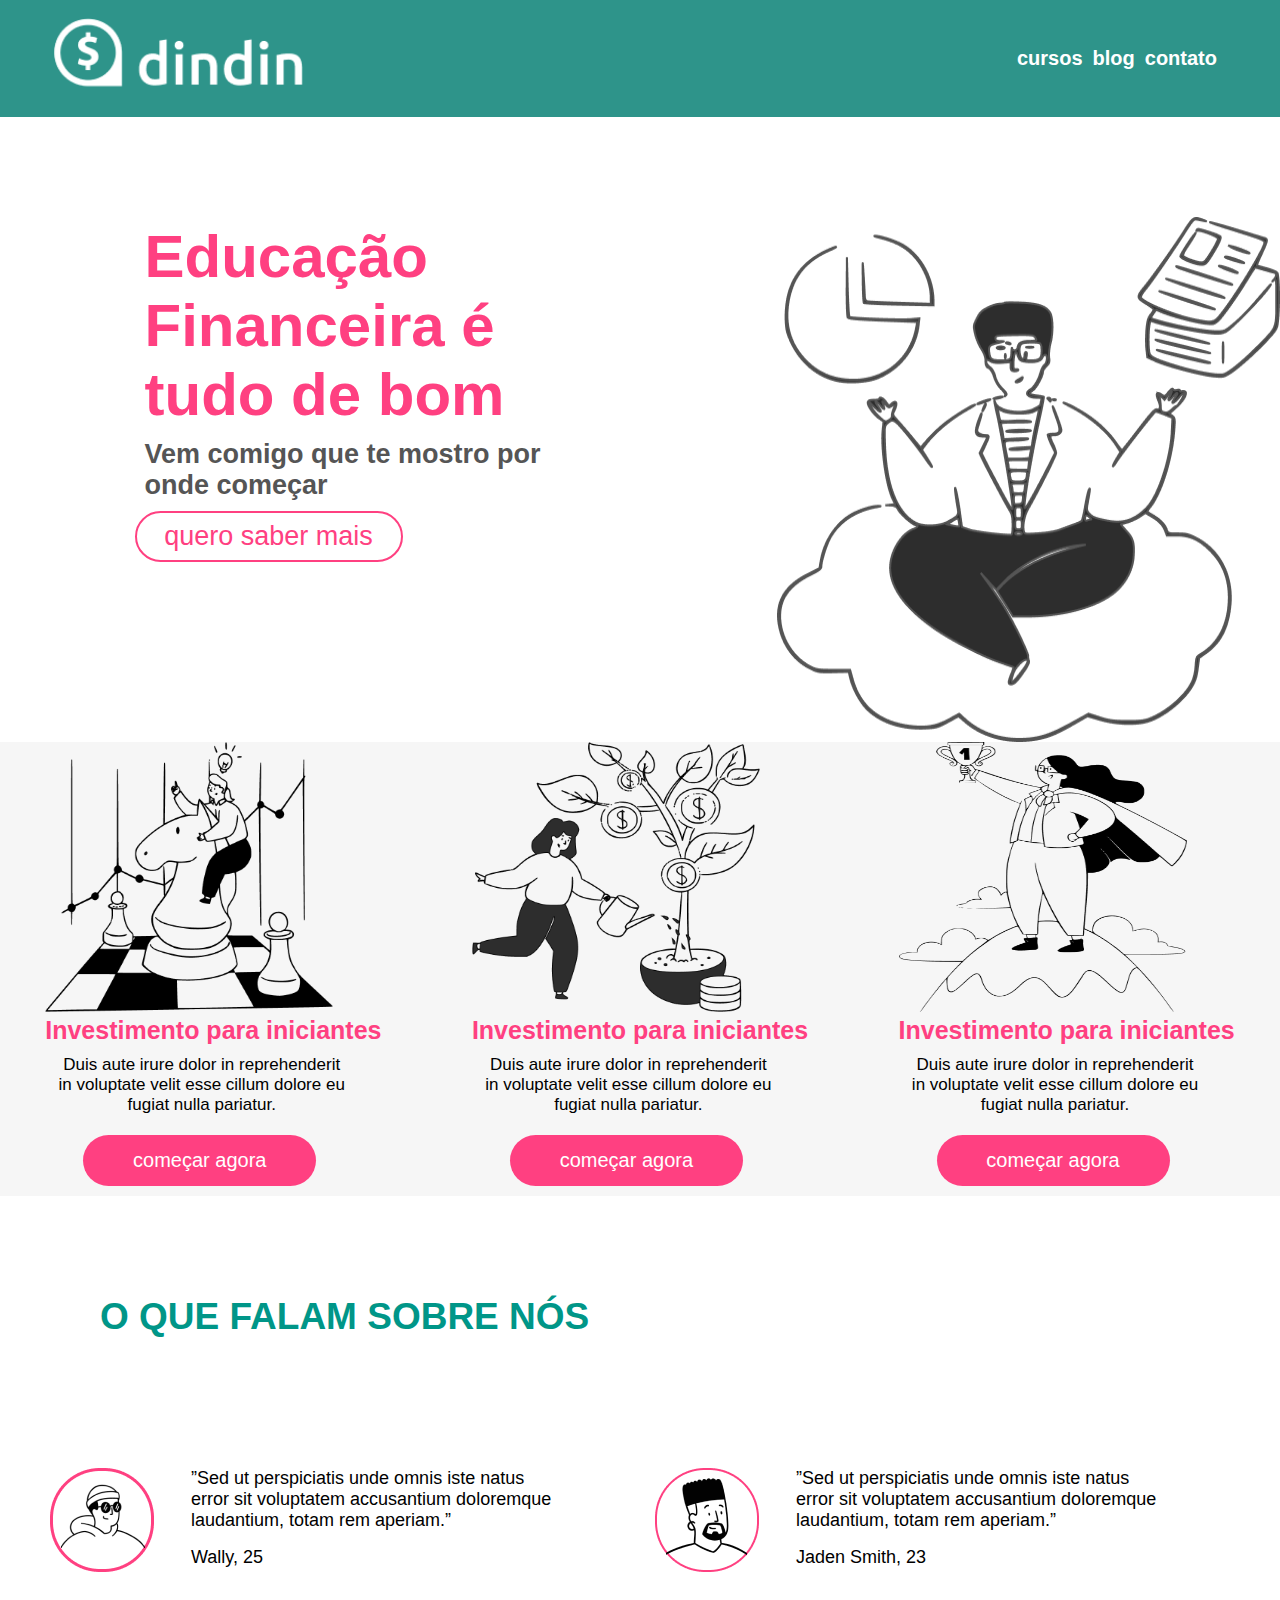
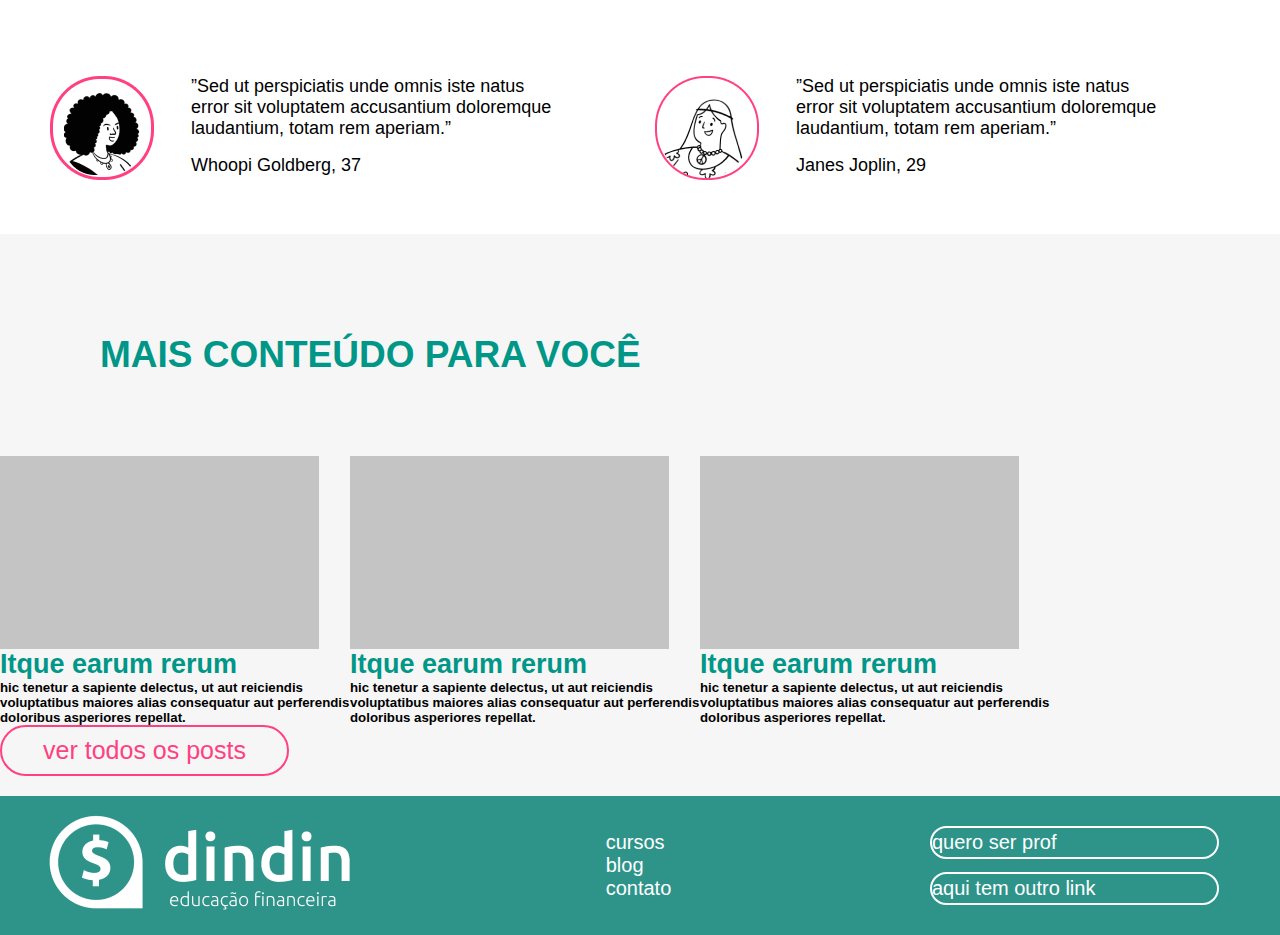
<file: index.html>
<!DOCTYPE html>
<html lang="br">

<head>
    <meta charset="UTF-8">
    <meta http-equiv="X-UA-Compatible" content="IE=edge">
    <meta name="viewport" content="width=device-width, initial-scale=1.0">
    <link rel="stylesheet" href="./style.css">
    <title>DINDIN</title>
</head>

<body>
    <header>
        <picture>
            <a href="./index.html">
                <img src="./dindin-imagens/logo-header.png" width="100%" alt="logo site">
            </a>
        </picture>
        <nav>
            <ul class="cabeça">
                <li><a href="./cursos.html">cursos</a></li>
                <li><a href="./blog.html">blog</a></li>
                <li><a href="./contato.html">contato</a></li>
            </ul>
        </nav>
    </header>


    <main>
        <article class="primeiro">
            <section>
                <p>
                <h1>Educação Financeira é tudo de bom</h1>
                <h2>Vem comigo que te mostro por onde começar</h2>
                <button id="saber"><a href="./Iniciantes.html">quero saber mais</a></button>
                </p>
            </section>
            <aside>
                <picture>
                    <img src="./dindin-imagens/ilustra-banner.png" width="100%" height="100%" alt="foto banner">
                </picture>
            </aside>
        </article>

        <article class="segundo">
            <section>
                <picture>
                    <img src="./dindin-imagens/ilustra-poupando.png" width="288" height="270"
                        alt="investimento iniciante">
                </picture>
                <p>
                <h2>Investimento para iniciantes</h2>
                <h3>Duis aute irure dolor in reprehenderit in voluptate velit esse cillum dolore eu fugiat nulla
                    pariatur.</h3>
                </p>
                <button class="preen"><a href="./Iniciantes.html">começar agora</a></button>
            </section>
            <section>
                <picture>
                    <img src="./dindin-imagens/ilustra-investimento.png" width="288" height="270"
                        alt="investimento poupança">
                </picture>
                <p>
                <h2>Investimento para iniciantes</h2>
                <h3>Duis aute irure dolor in reprehenderit in voluptate velit esse cillum dolore eu fugiat nulla
                    pariatur.</h3>
                </p>
                <button class="preen"><a href="./Iniciantes.html">começar agora</a></button>
            </section>
            <section>
                <picture>
                    <img src="./dindin-imagens/ilustra-independencia.png" width="288" height="270"
                        alt="investimento independencia">
                </picture>
                <p>
                <h2>Investimento para iniciantes</h2>
                <h3>Duis aute irure dolor in reprehenderit in voluptate velit esse cillum dolore eu fugiat nulla
                    pariatur.</h3>
                </p>
                <button class="preen"><a href="./Iniciantes.html">começar agora</a></button>
            </section>
        </article>

        <article class="terceiro">
            <p id="feedback">O QUE FALAM SOBRE NÓS</p>
            <div class="break"></div>

            <section>
                <picture>
                    <img src="./dindin-imagens/icon-wally.png" alt="Wally">
                </picture>
                <div class="texto">
                    <h4>”Sed ut perspiciatis unde omnis iste natus error sit voluptatem accusantium doloremque
                        laudantium,
                        totam rem aperiam.”
                    </h4>
                    <h5>Wally, 25</h5>
                </div>
            </section>

            <section>
                <picture>
                    <img src="./dindin-imagens/icon-jaden.png" alt="Jaden">
                </picture>
                <div class="texto">
                    <h4>”Sed ut perspiciatis unde omnis iste natus error sit voluptatem accusantium doloremque
                        laudantium,
                        totam rem aperiam.”
                    </h4>
                    <h5>Jaden Smith, 23</h5>
                </div>
            </section>

            <div class="break"></div>

            <section>
                <picture>
                    <img src="./dindin-imagens/icon-whoopi.png" alt="Whoopi">
                </picture>
                <div class="texto">
                    <h4>”Sed ut perspiciatis unde omnis iste natus error sit voluptatem accusantium doloremque
                        laudantium,
                        totam rem aperiam.”
                    </h4>
                    <h5>Whoopi Goldberg, 37</h5>
                </div>
            </section>
            <section>
                <picture>
                    <img src="./dindin-imagens/icon-jane.png" alt="Janes">
                </picture>
                <div class="texto">
                    <h4>”Sed ut perspiciatis unde omnis iste natus error sit voluptatem accusantium doloremque
                        laudantium,
                        totam rem aperiam.”
                    </h4>
                    <h5>Janes Joplin, 29</h5>
                </div>
            </section>
        </article>

        <article class="quarto">
            <p id="conteudo">MAIS CONTEÚDO PARA VOCÊ</p>
            <section class="position">
                <div class="retangulo"></div>
                <h4 class="txt">Itque earum rerum</h4>
                <h5>hic tenetur a sapiente delectus, ut aut reiciendis voluptatibus maiores alias consequatur aut
                    perferendis doloribus asperiores repellat.</h5>
            </section>
            <section class="position">
                <div class="retangulo"></div>
                <h4 class="txt">Itque earum rerum</h4>
                <h5>hic tenetur a sapiente delectus, ut aut reiciendis voluptatibus maiores alias consequatur aut
                    perferendis doloribus asperiores repellat.</h5>
            </section>
            <section class="position">
                <div class="retangulo"></div>
                <h4 class="txt">Itque earum rerum</h4>
                <h5>hic tenetur a sapiente delectus, ut aut reiciendis voluptatibus maiores alias consequatur aut
                    perferendis doloribus asperiores repellat.</h5>
            </section><br>
            <div class="break"></div>
            <aside>
                <button class="button">
                    <a href="./post.html">ver todos os posts</a>
                </button>
            </aside>
        </article>

    </main>

    <footer>
        <picture>
            <a href="./index.html">
                <img src="./dindin-imagens/logo-footer.png" width="100%" alt="logo site">
            </a>
        </picture>

        <nav>
            <ul>
                <li><a href="./cursos.html">cursos</a></li>
                <li><a href="./blog.html">blog</a></li>
                <li><a href="./contato.html">contato</a></li>
            </ul>
        </nav>

        <section>
            <button class="rodape">
                <a href="./contato.html">quero ser prof</a>
            </button>

            <button class="rodape">
                <a href="./cursos.html">aqui tem outro link</a>
            </button>
        </section>
    </footer>
</body>

</html>
</file>
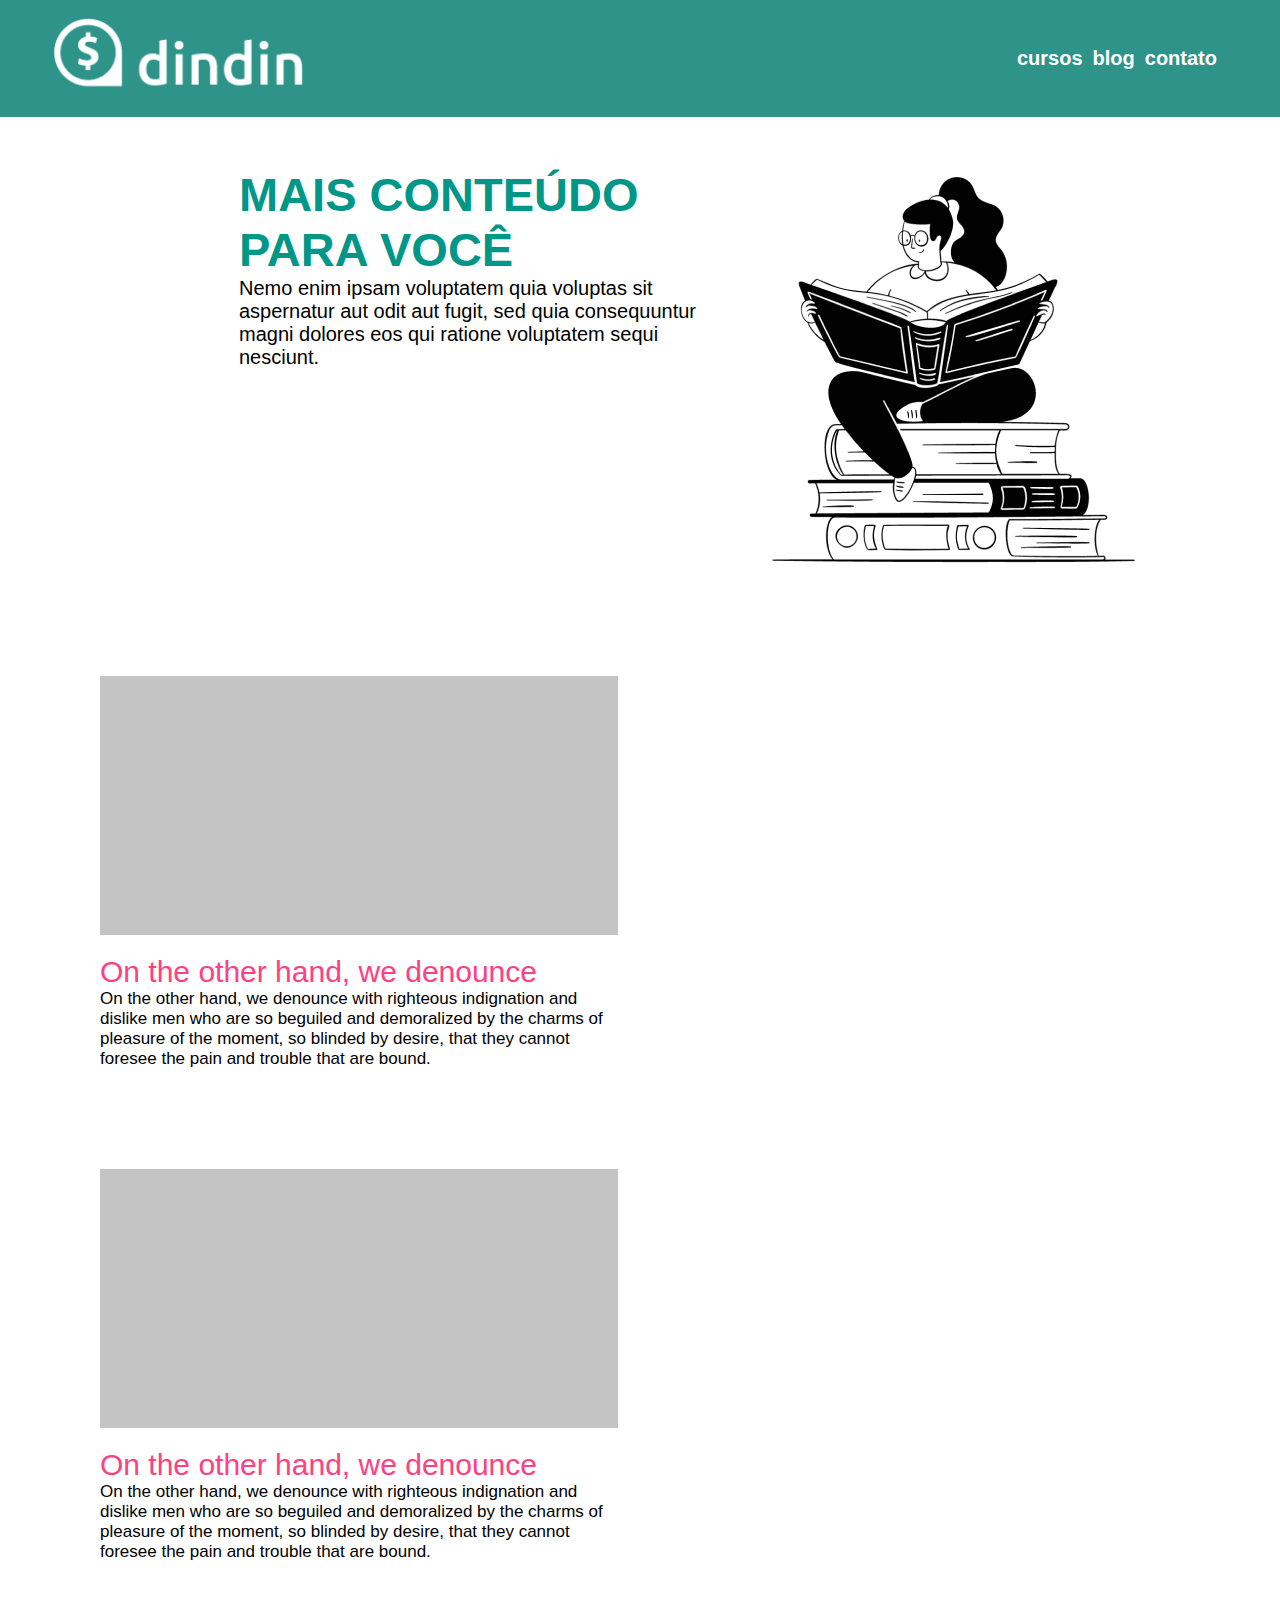
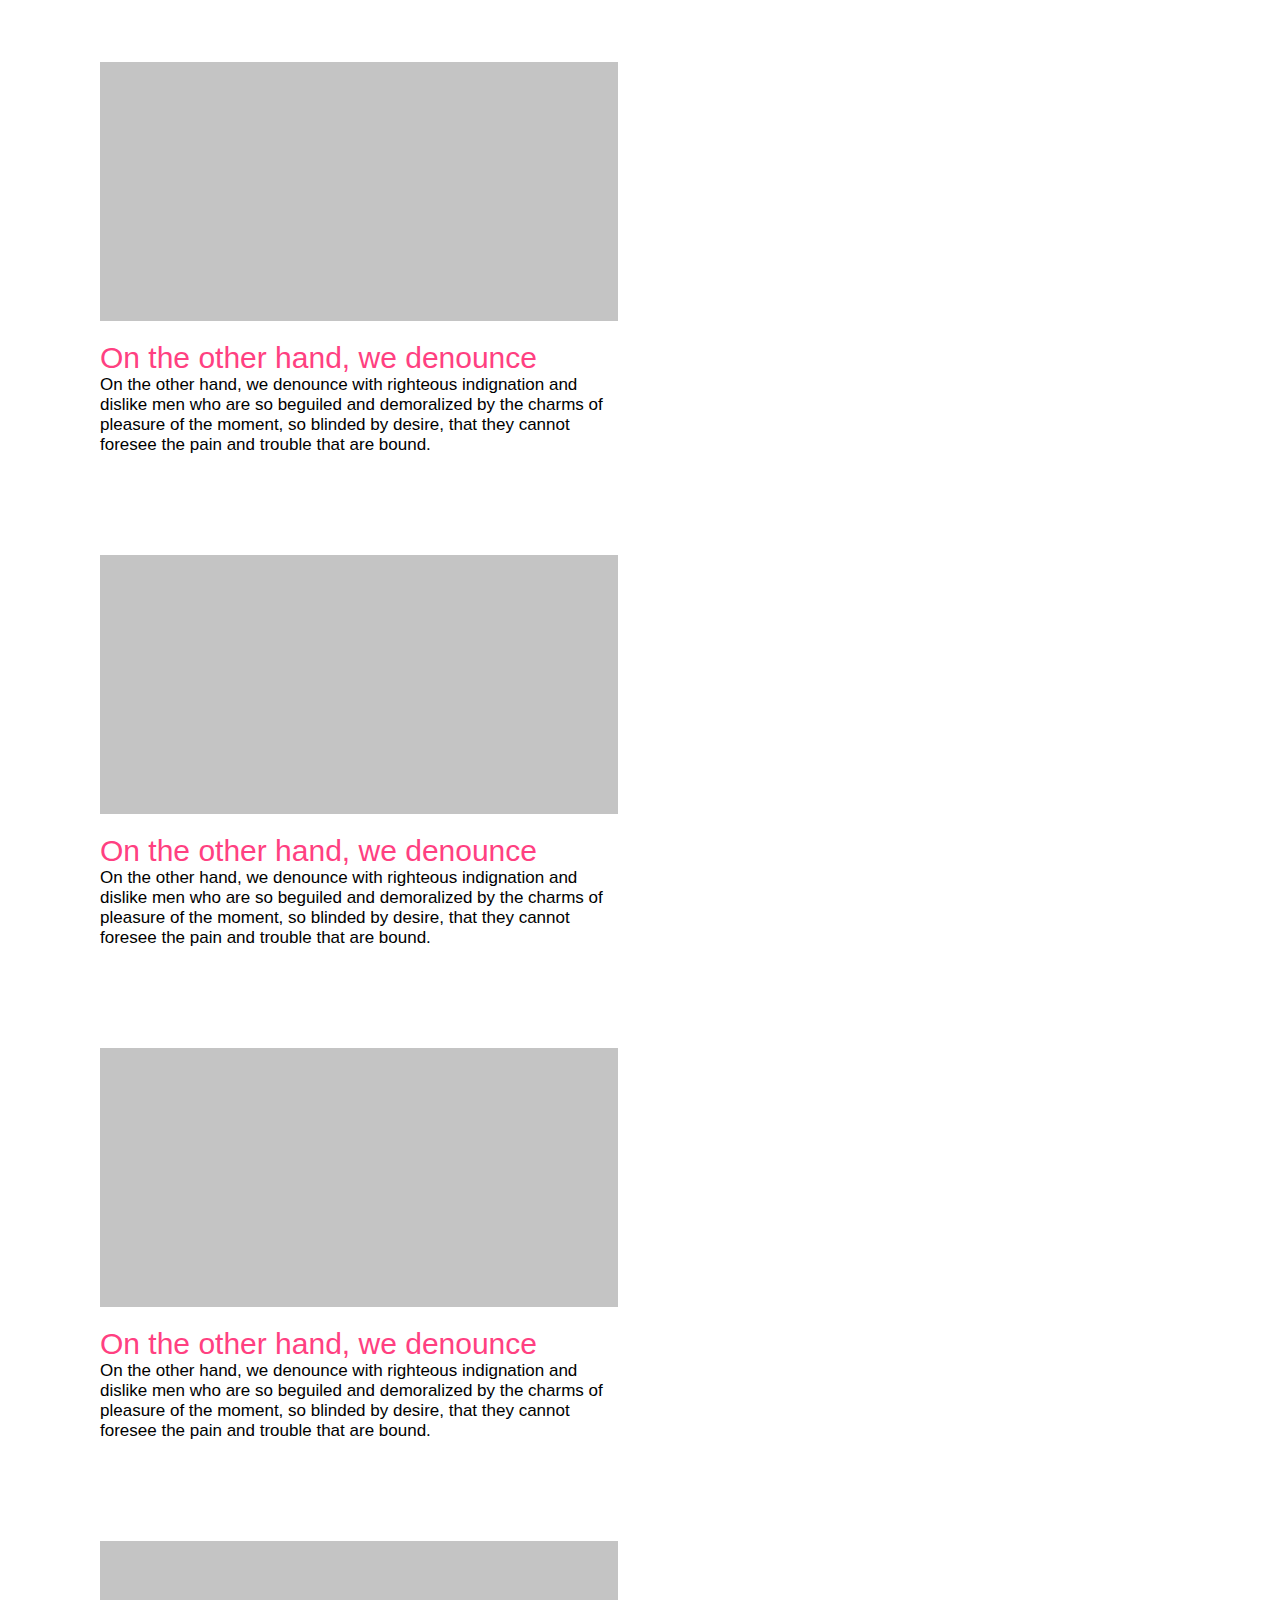
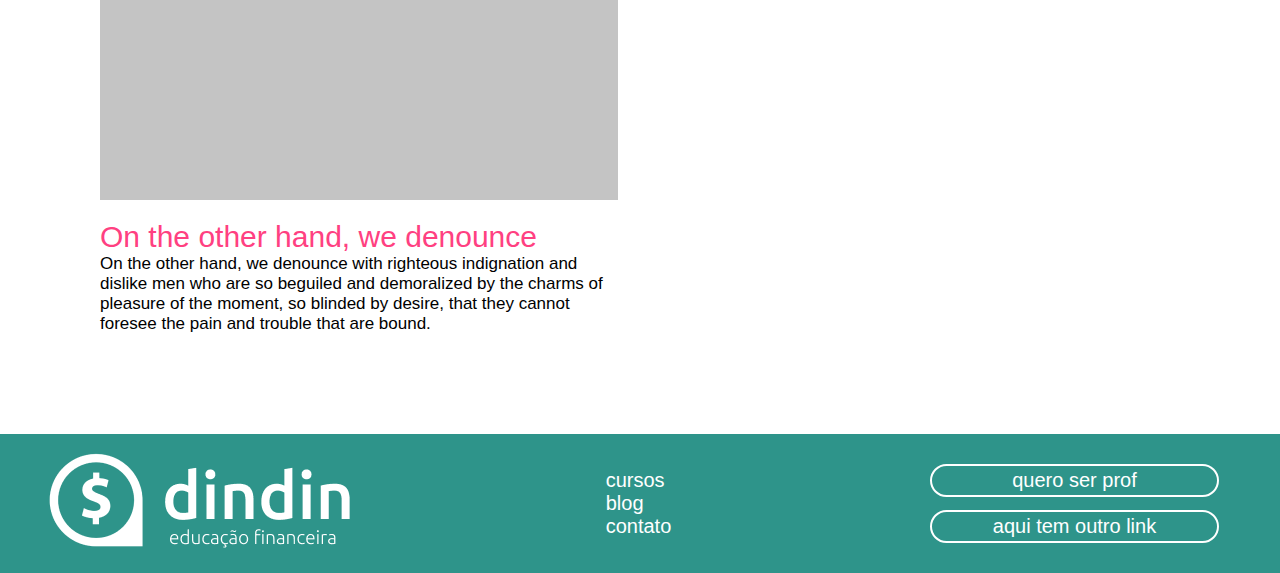
<file: blog.html>
<!DOCTYPE html>
<html lang="br">

<head>
    <meta charset="UTF-8">
    <meta http-equiv="X-UA-Compatible" content="IE=edge">
    <meta name="viewport" content="width=device-width, initial-scale=1.0">
    <link rel="stylesheet" href="./blog.css">
    <title>Blog</title>
</head>

<body>
    <header>
        <picture>
            <a href="./index.html">
                <img src="./dindin-imagens/logo-header.png" width="100%" alt="logo site">
            </a>
        </picture>
        <nav>
            <ul class="cabeça">
                <li><a href="./cursos.html">cursos</a></li>
                <li><a href="./blog.html">blog</a></li>
                <li><a href="./contato.html">contato</a></li>
            </ul>
        </nav>
    </header>

    <main>
        <article class="inicio">
            <div>
                <h1>MAIS CONTEÚDO PARA VOCÊ</h1>
                <h3>
                    Nemo enim ipsam voluptatem quia voluptas sit aspernatur aut odit aut fugit, sed quia consequuntur
                    magni
                    dolores eos qui ratione voluptatem sequi nesciunt.
                </h3>
            </div>
            <aside>
                <img src="./dindin-imagens/ilustra-blog.png" alt="Mulher Estudando">
            </aside>

        </article>

        <article class="blogs">
            <section class="conteudos">
                <div class="retangulo"></div>
                <h2>On the other hand, we denounce</h2>
                <h4>On the other hand, we denounce with righteous indignation and dislike men who are so beguiled and
                    demoralized by the charms of pleasure of the moment, so blinded by desire, that they cannot foresee
                    the pain and trouble that are bound.</h4>
            </section>

            <section class="conteudos">
                <div class="retangulo"></div>
                <h2>On the other hand, we denounce</h2>
                <h4>On the other hand, we denounce with righteous indignation and dislike men who are so beguiled and
                    demoralized by the charms of pleasure of the moment, so blinded by desire, that they cannot foresee
                    the pain and trouble that are bound.</h4>
            </section>

            <section class="conteudos">
                <div class="retangulo"></div>
                <h2>On the other hand, we denounce</h2>
                <h4>On the other hand, we denounce with righteous indignation and dislike men who are so beguiled and
                    demoralized by the charms of pleasure of the moment, so blinded by desire, that they cannot foresee
                    the pain and trouble that are bound.</h4>
            </section>

            <section class="conteudos">
                <div class="retangulo"></div>
                <h2>On the other hand, we denounce</h2>
                <h4>On the other hand, we denounce with righteous indignation and dislike men who are so beguiled and
                    demoralized by the charms of pleasure of the moment, so blinded by desire, that they cannot foresee
                    the pain and trouble that are bound.</h4>
            </section>

            <section class="conteudos">
                <div class="retangulo"></div>
                <h2>On the other hand, we denounce</h2>
                <h4>On the other hand, we denounce with righteous indignation and dislike men who are so beguiled and
                    demoralized by the charms of pleasure of the moment, so blinded by desire, that they cannot foresee
                    the pain and trouble that are bound.</h4>
            </section>

            <section class="conteudos">
                <div class="retangulo"></div>
                <h2>On the other hand, we denounce</h2>
                <h4>On the other hand, we denounce with righteous indignation and dislike men who are so beguiled and
                    demoralized by the charms of pleasure of the moment, so blinded by desire, that they cannot foresee
                    the pain and trouble that are bound.</h4>
            </section>
        </article>
    </main>


    <footer>
        <picture>
            <a href="./index.html">
                <img src="./dindin-imagens/logo-footer.png" width="100%" alt="logo site">
            </a>
        </picture>

        <nav>
            <ul>
                <li><a href="./cursos.html">cursos</a></li>
                <li><a href="./blog.html">blog</a></li>
                <li><a href="./contato.html">contato</a></li>
            </ul>
        </nav>

        <section>
            <button class="rodape">
                <a href="./contato.html">quero ser prof</a>
            </button>

            <button class="rodape">
                <a href="./cursos.html">aqui tem outro link</a>
            </button>
        </section>
    </footer>
</body>

</html>
</file>
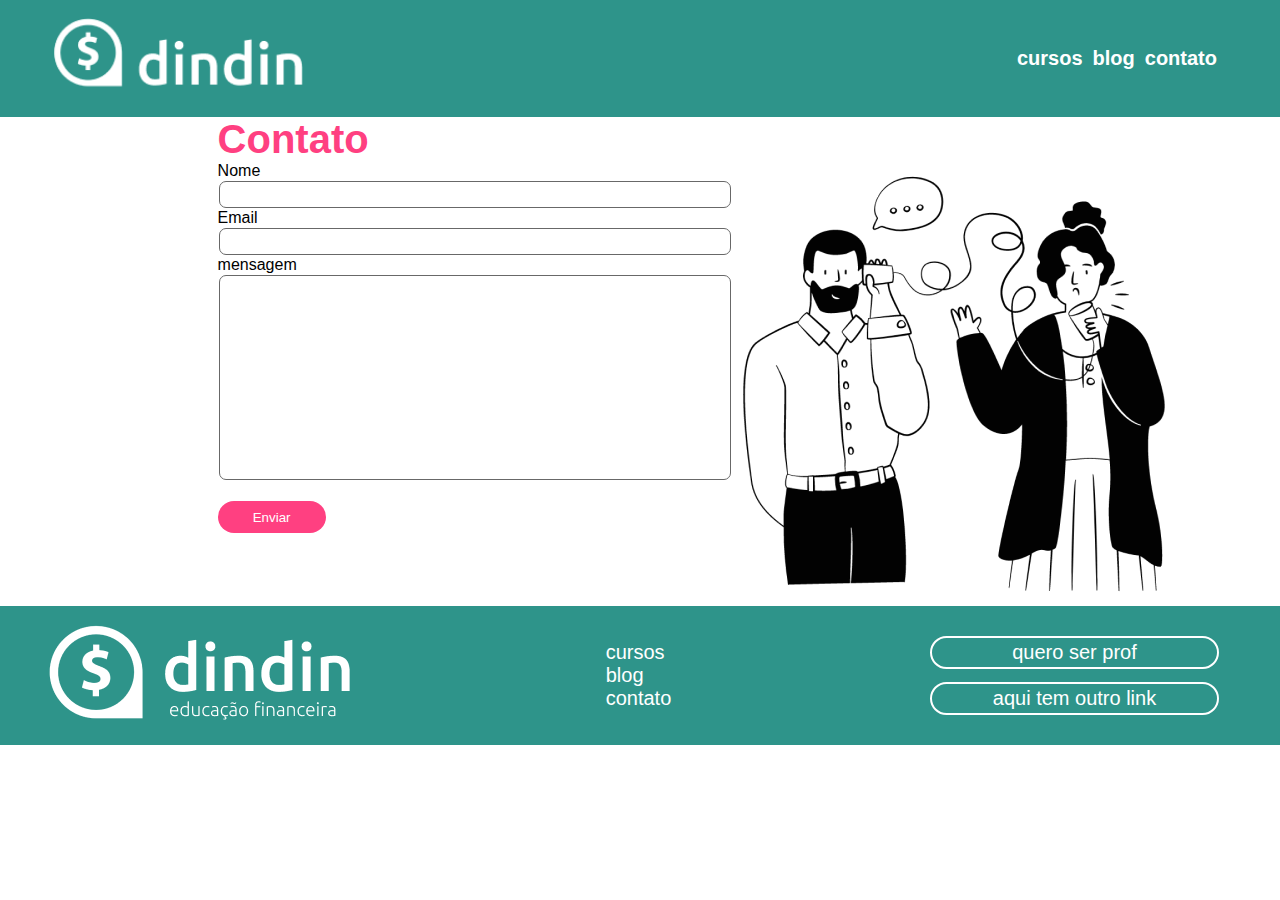
<file: contato.html>
<!DOCTYPE html>
<html lang="br">

<head>
    <meta charset="UTF-8">
    <meta http-equiv="X-UA-Compatible" content="IE=edge">
    <meta name="viewport" content="width=device-width, initial-scale=1.0">
    <link rel="stylesheet" href="./contato.css">
    <title>Contato</title>
</head>

<body>
    <header>
        <picture>
            <a href="./index.html">
                <img src="./dindin-imagens/logo-header.png" width="100%" alt="logo site">
            </a>
        </picture>
        <nav>
            <ul class="cabeça">
                <li><a href="./cursos.html">cursos</a></li>
                <li><a href="./blog.html">blog</a></li>
                <li><a href="./contato.html">contato</a></li>
            </ul>
        </nav>
    </header>

    <main>
        <h1>Contato</h1>
        <div class="contato">
            <form>
                <fieldset>
                    <div>
                        <label>Nome</label><br>
                        <input type="text" name="nome" id="nome">
                    </div>
                </fieldset>

                <div>
                    <label>Email</label><br>
                    <input type="email" name="email" id="email">
                </div>

                <div id="text">
                    <label>mensagem</label><br>
                    <input type="text" name="mensagem" id="mensagem">
                </div>

                <button id="envio" type="submit">Enviar</button>
            </form>
            <picture>
                <img src="./dindin-imagens/ilustra-contato.png" alt="foto contato">
            </picture>
        </div>
    </main>

    <footer>
        <picture>
            <a href="./index.html">
                <img src="./dindin-imagens/logo-footer.png" width="100%" alt="logo site">
            </a>
        </picture>

        <nav>
            <ul>
                <li><a href="./cursos.html">cursos</a></li>
                <li><a href="./blog.html">blog</a></li>
                <li><a href="./contato.html">contato</a></li>
            </ul>
        </nav>

        <section>
            <button class="rodape">
                <a href="./contato.html">quero ser prof</a>
            </button>

            <button class="rodape">
                <a href="./cursos.html">aqui tem outro link</a>
            </button>
        </section>
    </footer>
</body>

</html>
</file>
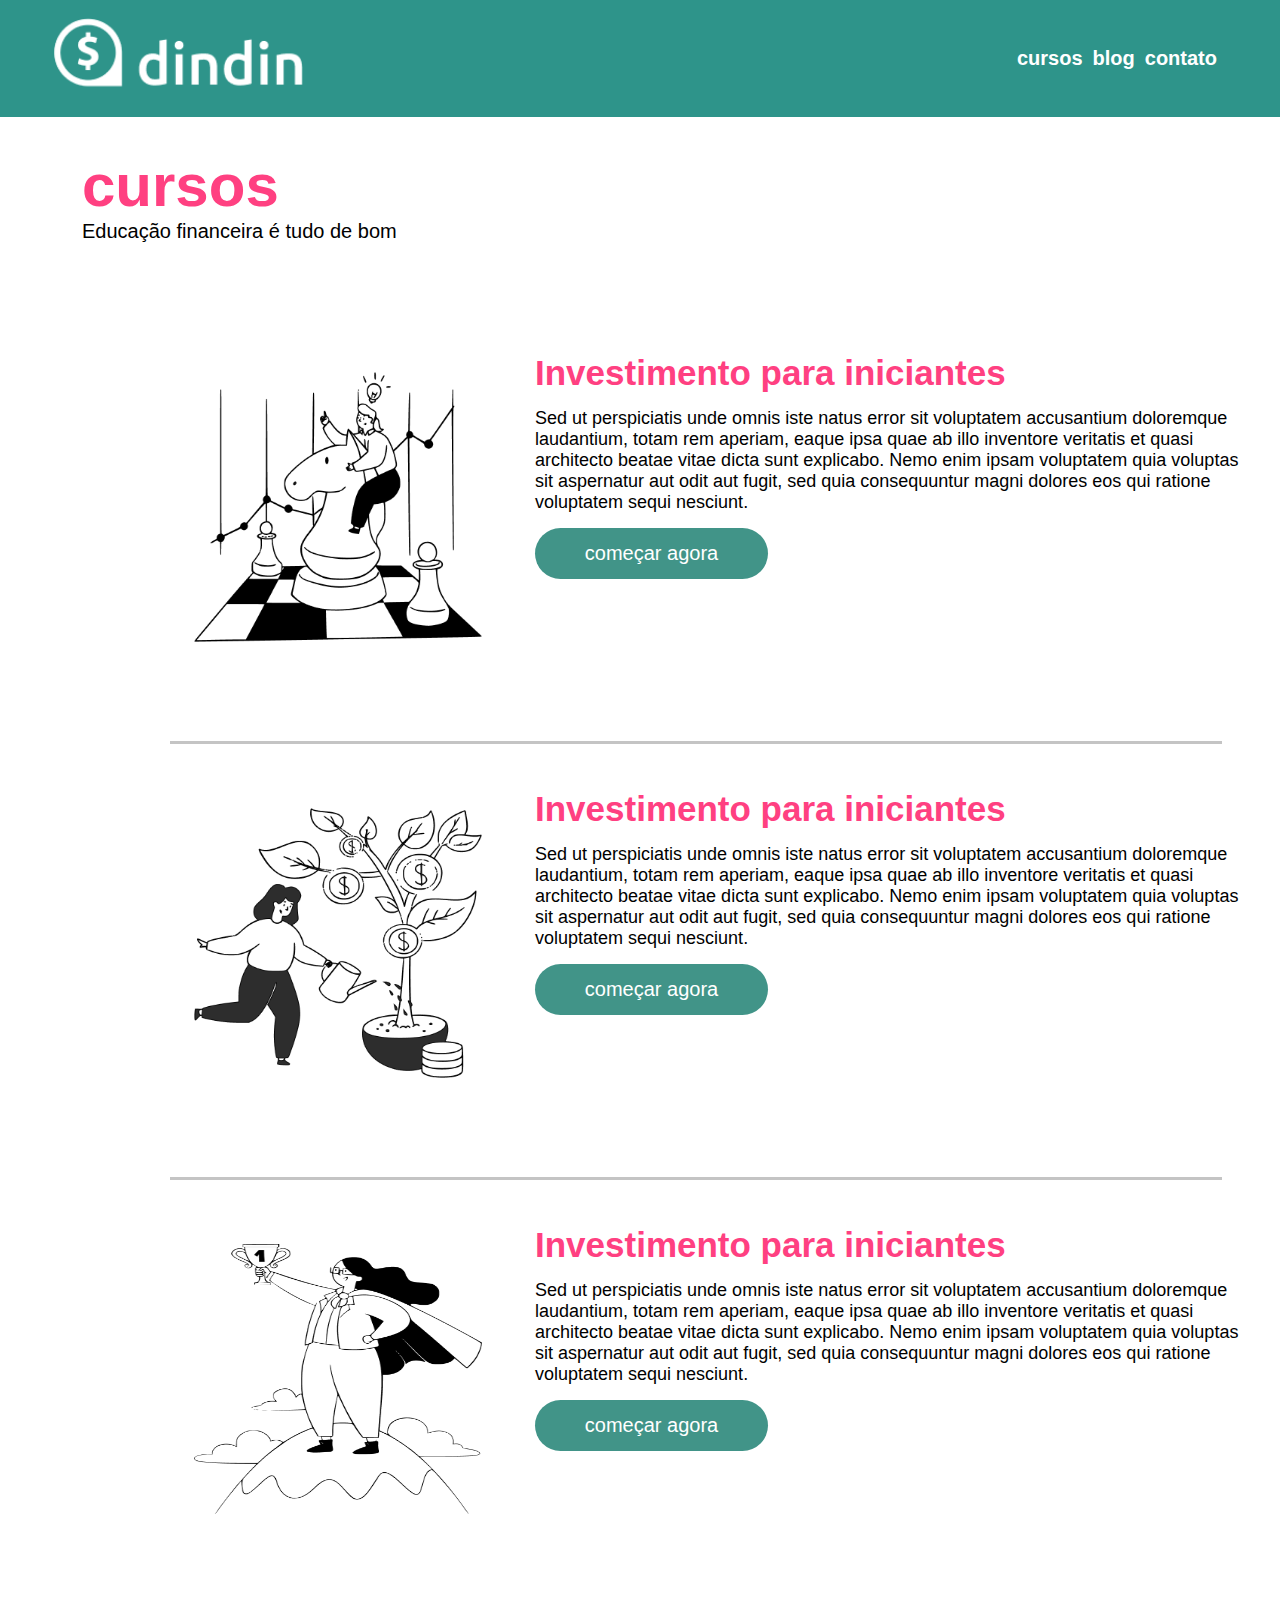
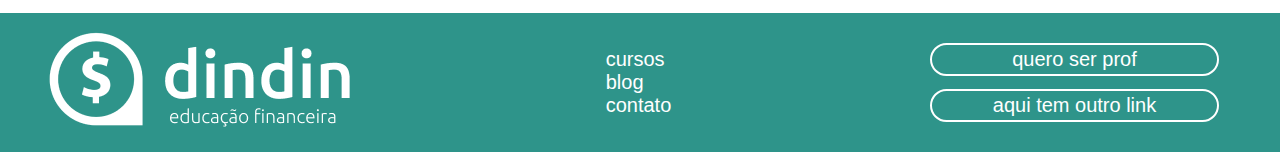
<file: cursos.html>
<!DOCTYPE html>
<html lang="br">

<head>
    <meta charset="UTF-8">
    <meta http-equiv="X-UA-Compatible" content="IE=edge">
    <meta name="viewport" content="width=device-width, initial-scale=1.0">
    <link rel="stylesheet" href="./cursos.css">
    <title>Cursos</title>
</head>

<body>
    <header>
        <picture>
            <a href="./index.html">
                <img src="./dindin-imagens/logo-header.png" width="100%" alt="logo site">
            </a>
        </picture>
        <nav>
            <ul class="cabeça">
                <li><a href="./cursos.html">cursos</a></li>
                <li><a href="./blog.html">blog</a></li>
                <li><a href="./contato.html">contato</a></li>
            </ul>
        </nav>
    </header>

    <main>

        <aside>
            <h1>cursos</h1>
            <h2>Educação financeira é tudo de bom</h2>
        </aside>

        <article class="cursos">

            <div class="divi3">
                <aside>
                    <picture>
                        <img src="./dindin-imagens/ilustra-poupando.png" width="288" height="270"
                            alt="investimento iniciante">
                    </picture>
                </aside>
                <section>
                    <p>
                    <h2>Investimento para iniciantes</h2>
                    <h3>Sed ut perspiciatis unde omnis iste natus error sit voluptatem accusantium doloremque
                        laudantium,
                        totam rem aperiam, eaque ipsa quae ab illo inventore veritatis et quasi architecto beatae vitae
                        dicta sunt explicabo. Nemo enim ipsam voluptatem quia voluptas sit aspernatur aut odit aut
                        fugit,
                        sed quia consequuntur magni dolores eos qui ratione voluptatem sequi nesciunt. </h3>
                    </p>
                    <button class="botao-cursos"><a href="./Iniciantes.html">começar agora</a></button>
                </section>
            </div>

            <hr size="5" width="90%" noshade>

            <div class="divi3">
                <aside>
                    <picture>
                        <img src="./dindin-imagens/ilustra-investimento.png" width="288" height="270"
                            alt="investimento poupança">
                    </picture>
                </aside>
                <section>
                    <p>
                    <h2>Investimento para iniciantes</h2>
                    <h3>Sed ut perspiciatis unde omnis iste natus error sit voluptatem accusantium doloremque
                        laudantium,
                        totam rem aperiam, eaque ipsa quae ab illo inventore veritatis et quasi architecto beatae vitae
                        dicta sunt explicabo. Nemo enim ipsam voluptatem quia voluptas sit aspernatur aut odit aut
                        fugit,
                        sed quia consequuntur magni dolores eos qui ratione voluptatem sequi nesciunt. </h3>
                    </p>
                    <button class="botao-cursos"><a href="./Iniciantes.html">começar agora</a></button>
                </section>
            </div>

            <hr size="5" width="90%" noshade>

            <div class="divi3">
                <aside>
                    <picture>
                        <img src="./dindin-imagens/ilustra-independencia.png" width="288" height="270"
                            alt="investimento independencia">
                    </picture>
                </aside>
                <section>
                    <p>
                    <h2>Investimento para iniciantes</h2>
                    <h3>Sed ut perspiciatis unde omnis iste natus error sit voluptatem accusantium doloremque
                        laudantium,
                        totam rem aperiam, eaque ipsa quae ab illo inventore veritatis et quasi architecto beatae vitae
                        dicta sunt explicabo. Nemo enim ipsam voluptatem quia voluptas sit aspernatur aut odit aut
                        fugit,
                        sed quia consequuntur magni dolores eos qui ratione voluptatem sequi nesciunt. </h3>
                    </p>
                    <button class="botao-cursos"><a href="./Iniciantes.html">começar agora</a></button>
                </section>
            </div>
        </article>
        
    </main>

    <footer>
        <picture>
            <a href="./index.html">
                <img src="./dindin-imagens/logo-footer.png" width="100%" alt="logo site">
            </a>
        </picture>

        <nav>
            <ul>
                <li><a href="./cursos.html">cursos</a></li>
                <li><a href="./blog.html">blog</a></li>
                <li><a href="./contato.html">contato</a></li>
            </ul>
        </nav>

        <section>
            <button class="rodape">
                <a href="./contato.html">quero ser prof</a>
            </button>

            <button class="rodape">
                <a href="./cursos.html">aqui tem outro link</a>
            </button>
        </section>
    </footer>
</body>

</html>
</file>
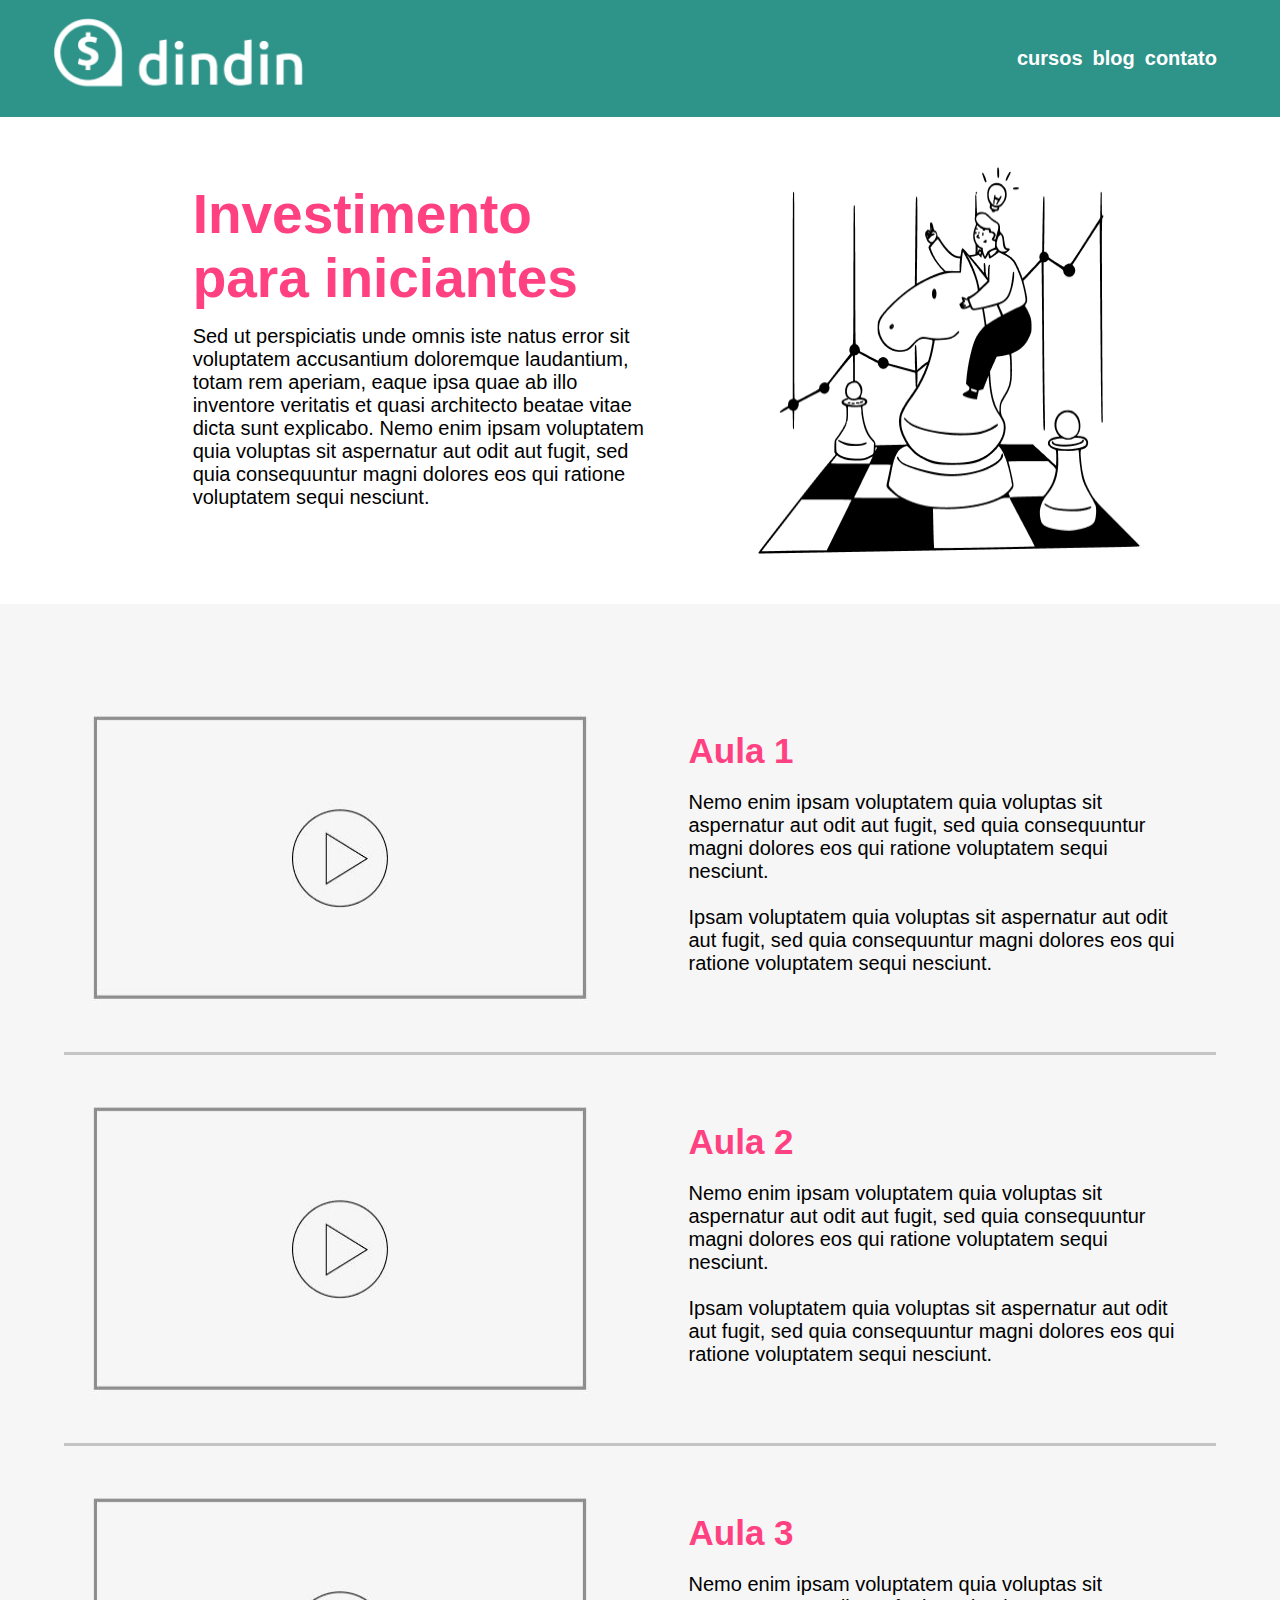
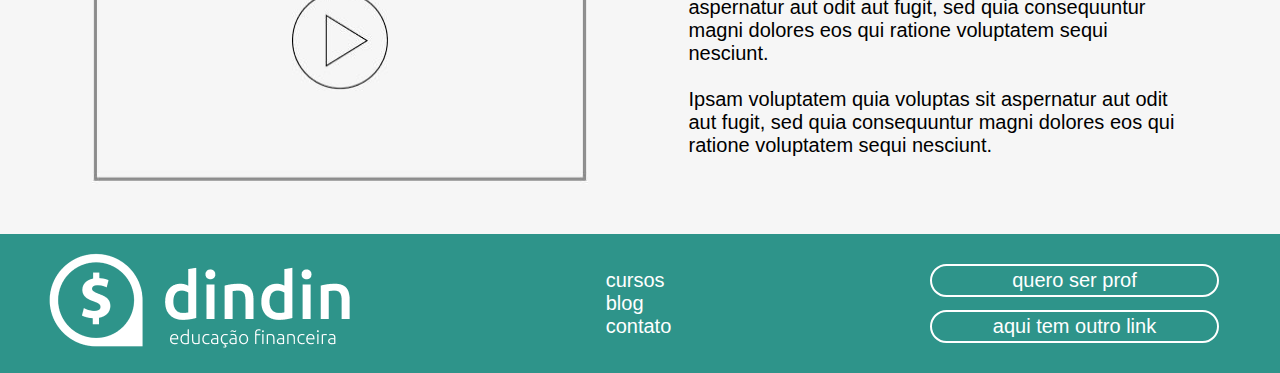
<file: Iniciantes.html>
<!DOCTYPE html>
<html lang="br">

<head>
    <meta charset="UTF-8">
    <meta http-equiv="X-UA-Compatible" content="IE=edge">
    <meta name="viewport" content="width=device-width, initial-scale=1.0">
    <link rel="stylesheet" href="./iniciante.css">
    <title>Curso Investimento Para iniciantes</title>
</head>

<body>
    <header>
        <picture>
            <a href="./index.html">
                <img src="./dindin-imagens/logo-header.png" width="100%" alt="logo site">
            </a>
        </picture>
        <nav>
            <ul class="cabeça">
                <li><a href="./cursos.html">cursos</a></li>
                <li><a href="./blog.html">blog</a></li>
                <li><a href="./contato.html">contato</a></li>
            </ul>
        </nav>
    </header>

    <main>
        <article class="first">

            <div class="divi">
                <aside>
                    <picture>
                        <img src="./dindin-imagens/ilustra-poupando.png" width="100%" height="100%"
                            alt="investimento iniciante">
                    </picture>
                </aside>
                <section>
                    <p>
                    <h1>Investimento para iniciantes</h1>
                    <h3>Sed ut perspiciatis unde omnis iste natus error sit voluptatem accusantium doloremque
                        laudantium,
                        totam rem aperiam, eaque ipsa quae ab illo inventore veritatis et quasi architecto beatae
                        vitae
                        dicta sunt explicabo. Nemo enim ipsam voluptatem quia voluptas sit aspernatur aut odit aut
                        fugit,
                        sed quia consequuntur magni dolores eos qui ratione voluptatem sequi nesciunt. </h3>
                    </p>
                </section>
            </div>

            <section class="videos">
                <aside>
                    <picture>
                        <img src="./dindin-imagens/Vídeo.JPG" width="100%" height="100%" alt="investimento poupança">
                    </picture>
                </aside>

                <div class="divi2">
                    <p>
                    <h2>Aula 1</h2>
                    <h3>Nemo enim ipsam voluptatem quia voluptas sit aspernatur aut odit aut fugit, sed quia
                        consequuntur magni dolores eos qui ratione voluptatem sequi nesciunt.<br><br>

                        Ipsam voluptatem quia voluptas sit aspernatur aut odit aut fugit, sed quia consequuntur
                        magni dolores eos qui ratione voluptatem sequi nesciunt. </h3>
                    </p>

                </div>

                <hr size="5" width="90%" noshade>

                <aside>
                    <picture>
                        <img src="./dindin-imagens/Vídeo.JPG" width="100%" height="100%" alt="investimento poupança">
                    </picture>
                </aside>

                <div class="divi2">
                    <p>
                    <h2>Aula 2</h2>
                    <h3>Nemo enim ipsam voluptatem quia voluptas sit aspernatur aut odit aut fugit, sed quia
                        consequuntur magni dolores eos qui ratione voluptatem sequi nesciunt.<br><br>

                        Ipsam voluptatem quia voluptas sit aspernatur aut odit aut fugit, sed quia consequuntur
                        magni dolores eos qui ratione voluptatem sequi nesciunt. </h3>
                    </p>
                </div>

                <hr size="5" width="90%" noshade>

                <aside>
                    <picture>
                        <img src="./dindin-imagens/Vídeo.JPG" width="100%" height="100%"
                            alt="investimento independencia">
                    </picture>
                </aside>

                <div class="divi2">
                    <p>
                    <h2>Aula 3</h2>
                    <h3>Nemo enim ipsam voluptatem quia voluptas sit aspernatur aut odit aut fugit, sed quia
                        consequuntur magni dolores eos qui ratione voluptatem sequi nesciunt.<br><br>

                        Ipsam voluptatem quia voluptas sit aspernatur aut odit aut fugit, sed quia consequuntur
                        magni dolores eos qui ratione voluptatem sequi nesciunt. </h3>
                    </p>
                </div>
            </section>
        </article>

    </main>

    <footer>
        <picture>
            <a href="./index.html">
                <img src="./dindin-imagens/logo-footer.png" width="100%" alt="logo site">
            </a>
        </picture>

        <nav>
            <ul>
                <li><a href="./cursos.html">cursos</a></li>
                <li><a href="./blog.html">blog</a></li>
                <li><a href="./contato.html">contato</a></li>
            </ul>
        </nav>

        <section>
            <button class="rodape">
                <a href="./contato.html">quero ser prof</a>
            </button>

            <button class="rodape">
                <a href="./cursos.html">aqui tem outro link</a>
            </button>
        </section>
    </footer>
</body>

</html>
</file>
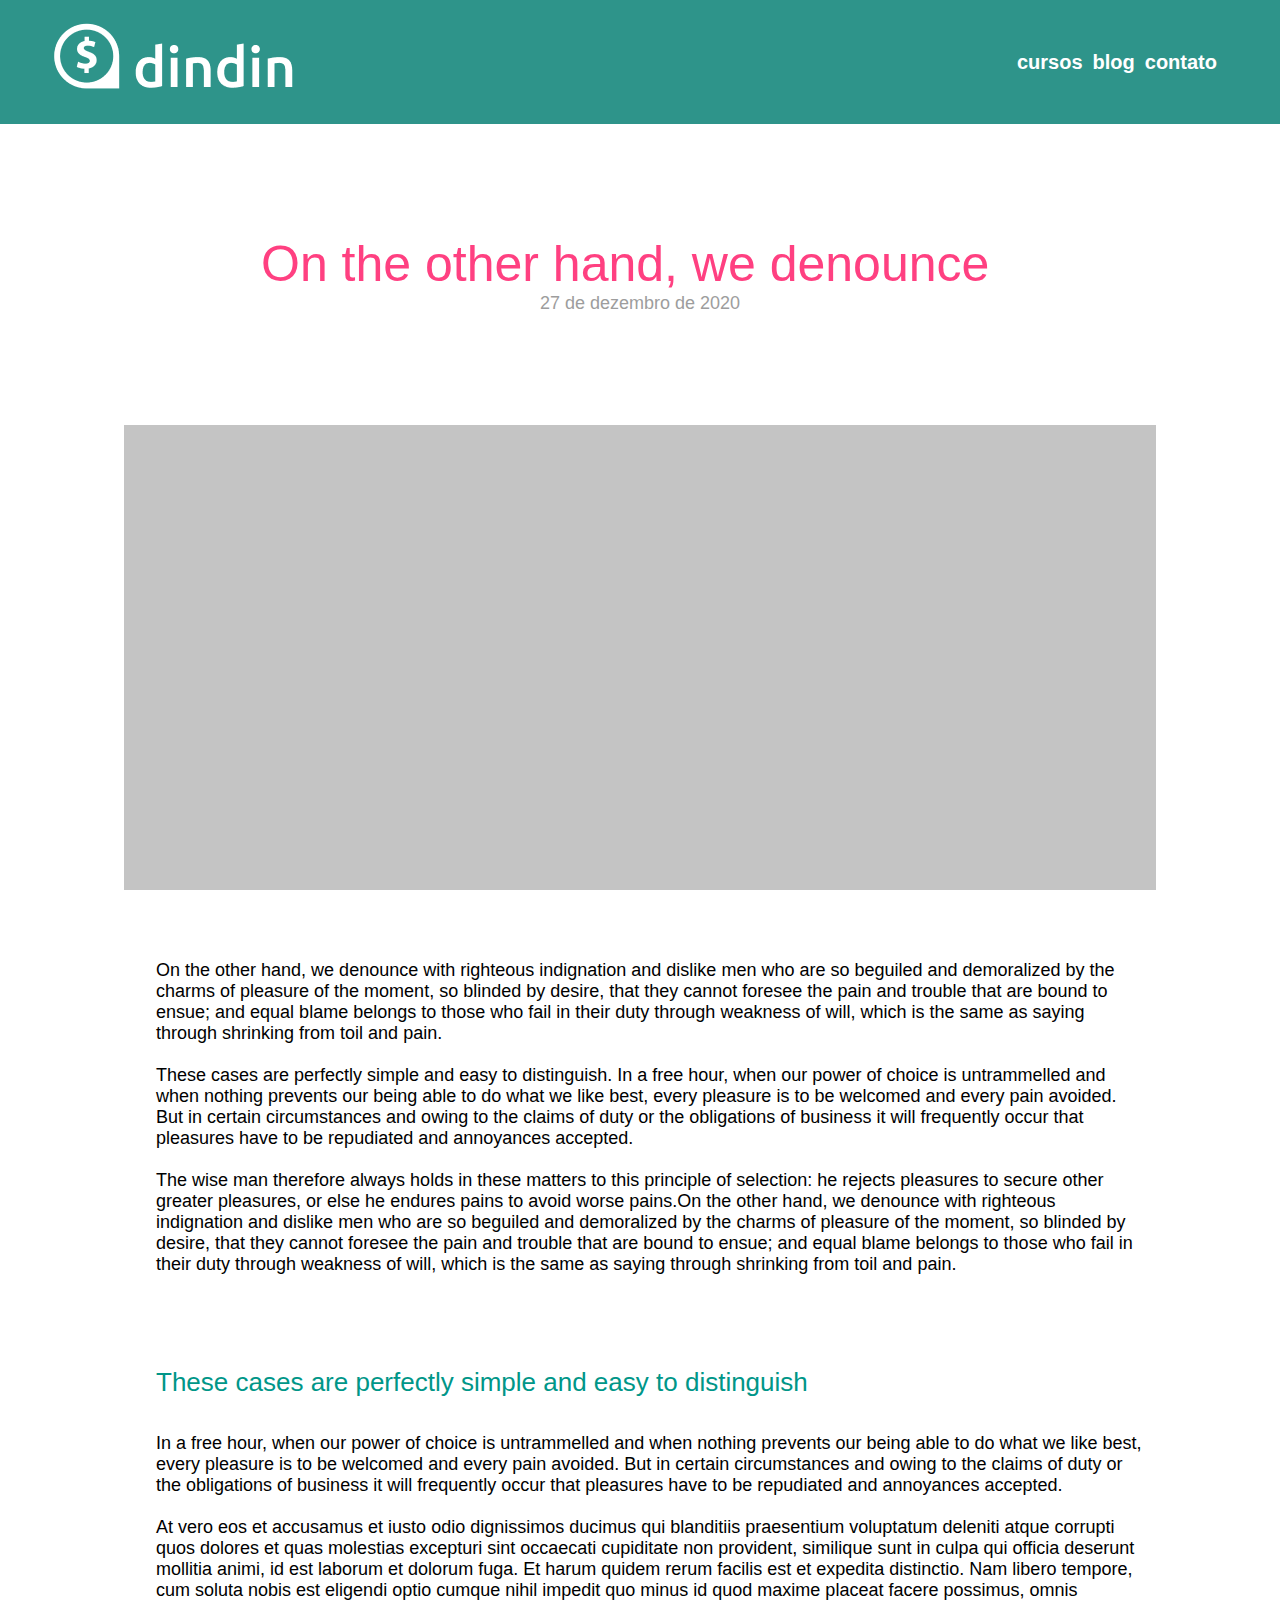
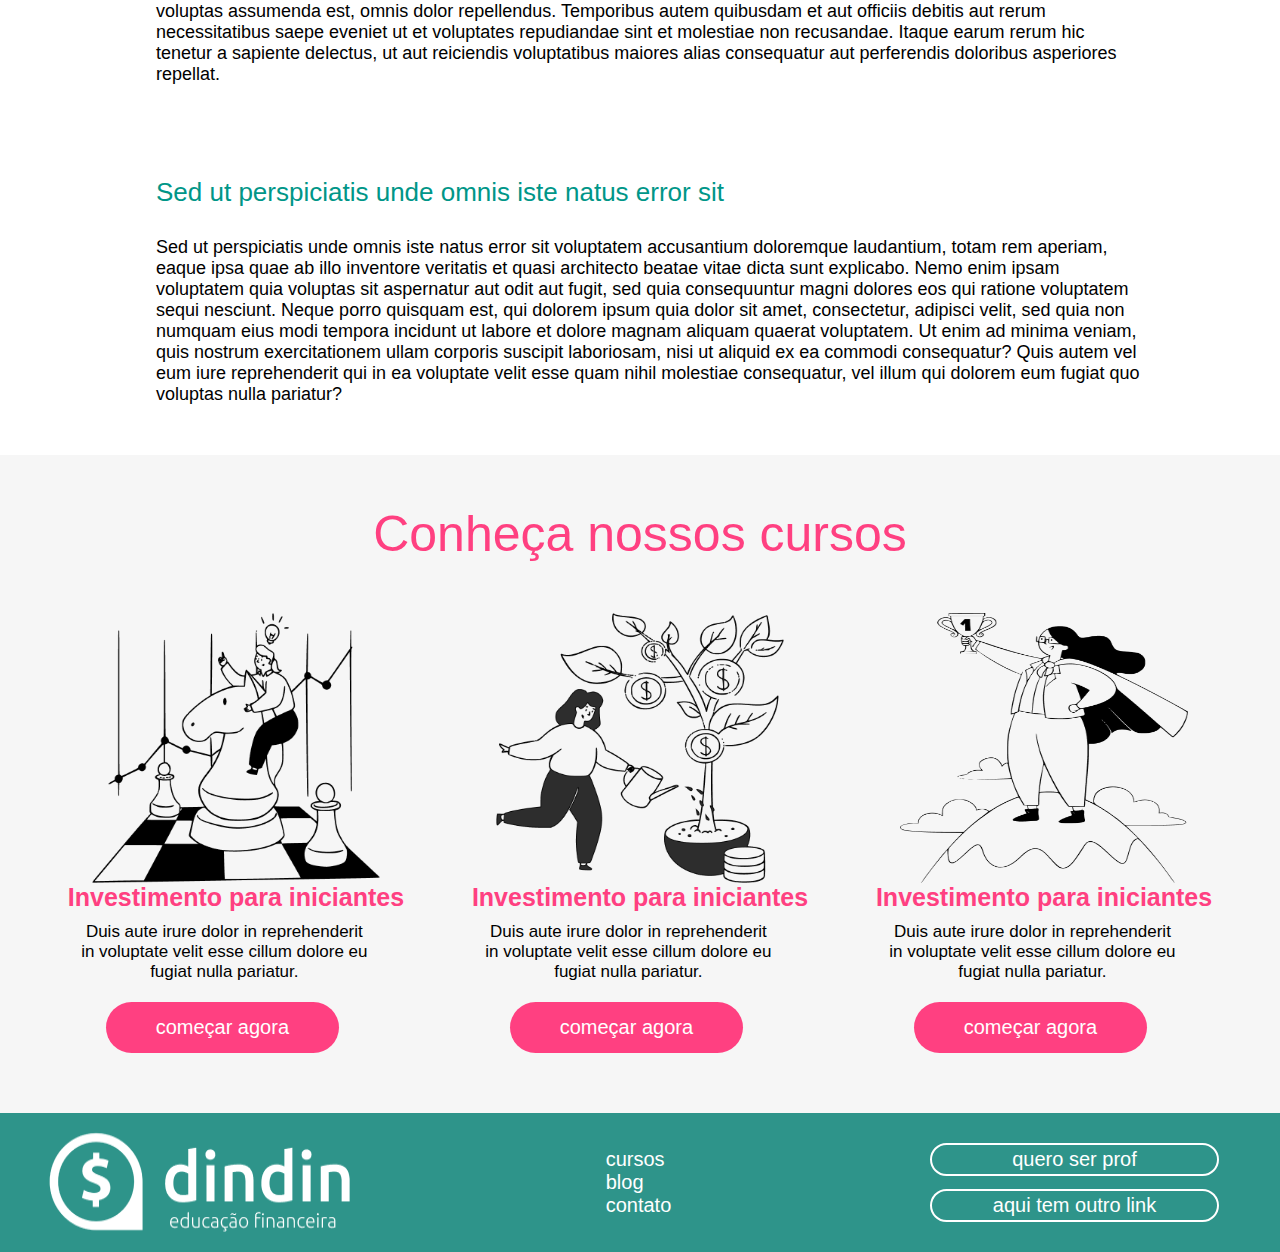
<file: post.html>
<!DOCTYPE html>
<html lang="br">

<head>
    <meta charset="UTF-8">
    <meta http-equiv="X-UA-Compatible" content="IE=edge">
    <meta name="viewport" content="width=device-width, initial-scale=1.0">
    <link rel="stylesheet" href="./post.css">
    <title>Post</title>
</head>

<body>
    <header>
        <picture>
            <a href="./index.html">
                <img src="./dindin-imagens/logo-header.png" width="100%" alt="logo site">
            </a>
        </picture>
        <nav>
            <ul class="cabeça">
                <li><a href="./cursos.html">cursos</a></li>
                <li><a href="./blog.html">blog</a></li>
                <li><a href="./contato.html">contato</a></li>
            </ul>
        </nav>
    </header>

    <main>
        <article>
            <section class="cabeçalho">
                <h1>On the other hand, we denounce</h1>
                <h4>27 de dezembro de 2020</h4>
            </section>

            <picture>
                <div id="retan"></div>
            </picture>

            <section class="texto">
                <p>
                <h3>On the other hand, we denounce with righteous indignation and dislike men who are so beguiled and
                    demoralized by the charms of pleasure of the moment, so blinded by desire, that they cannot foresee
                    the pain and trouble that are bound to ensue; and equal blame belongs to those who fail in their
                    duty through weakness of will, which is the same as saying through shrinking from toil and pain.
                    <br><br>
                    These cases are perfectly simple and easy to distinguish. In a free hour, when our power of choice
                    is untrammelled and when nothing prevents our being able to do what we like best, every pleasure is
                    to be welcomed and every pain avoided. But in certain circumstances and owing to the claims of duty
                    or the obligations of business it will frequently occur that pleasures have to be repudiated and
                    annoyances accepted.
                    <br><br>
                    The wise man therefore always holds in these matters to this principle of selection: he rejects
                    pleasures to secure other greater pleasures, or else he endures pains to avoid worse pains.On the
                    other hand, we denounce with righteous indignation and dislike men who are so beguiled and
                    demoralized by the charms of pleasure of the moment, so blinded by desire, that they cannot foresee
                    the pain and trouble that are bound to ensue; and equal blame belongs to those who fail in their
                    duty through weakness of will, which is the same as saying through shrinking from toil and
                    pain.<br><br><br>
                </h3>

                <h2> These cases are perfectly simple and easy to distinguish</h2><br><br>

                <h3> In a free hour, when our power of choice is untrammelled and when nothing prevents our being able
                    to do what we like best, every pleasure is to be welcomed and every pain avoided. But in certain
                    circumstances and owing to the claims of duty or the obligations of business it will frequently
                    occur that pleasures have to be repudiated and annoyances accepted.<br><br>
                    At vero eos et accusamus et iusto odio dignissimos ducimus qui blanditiis praesentium voluptatum
                    deleniti atque corrupti quos dolores et quas molestias excepturi sint occaecati cupiditate non
                    provident, similique sunt in culpa qui officia deserunt mollitia animi, id est laborum et dolorum
                    fuga. Et harum quidem rerum facilis est et expedita distinctio. Nam libero tempore, cum soluta nobis
                    est eligendi optio cumque nihil impedit quo minus id quod maxime placeat facere possimus, omnis
                    voluptas assumenda est, omnis dolor repellendus. Temporibus autem quibusdam et aut officiis debitis
                    aut rerum necessitatibus saepe eveniet ut et voluptates repudiandae sint et molestiae non
                    recusandae. Itaque earum rerum hic tenetur a sapiente delectus, ut aut reiciendis voluptatibus
                    maiores alias consequatur aut perferendis doloribus asperiores repellat.<br><br><br></h3>

                <h2> Sed ut perspiciatis unde omnis iste natus error sit<br><br></h2>

                <h3> Sed ut perspiciatis unde omnis iste natus error sit voluptatem accusantium doloremque laudantium,
                    totam rem aperiam, eaque ipsa quae ab illo inventore veritatis et quasi architecto beatae vitae
                    dicta sunt explicabo. Nemo enim ipsam voluptatem quia voluptas sit aspernatur aut odit aut fugit,
                    sed quia consequuntur magni dolores eos qui ratione voluptatem sequi nesciunt. Neque porro quisquam
                    est, qui dolorem ipsum quia dolor sit amet, consectetur, adipisci velit, sed quia non numquam eius
                    modi tempora incidunt ut labore et dolore magnam aliquam quaerat voluptatem. Ut enim ad minima
                    veniam, quis nostrum exercitationem ullam corporis suscipit laboriosam, nisi ut aliquid ex ea
                    commodi consequatur? Quis autem vel eum iure reprehenderit qui in ea voluptate velit esse quam nihil
                    molestiae consequatur, vel illum qui dolorem eum fugiat quo voluptas nulla pariatur?</h3>
                </p>
            </section>
            <section class="investimento">
                <h1 id="txt">Conheça nossos cursos</h1>
                <div class="break"></div>
                <aside>
                    <picture>
                        <img src="./dindin-imagens/ilustra-poupando.png" width="288" height="270"
                            alt="investimento iniciante">
                    </picture>

                    <p>
                    <h2>Investimento para iniciantes</h2>
                    <h3>Duis aute irure dolor in reprehenderit in voluptate velit esse cillum dolore eu fugiat nulla
                        pariatur.</h3>
                    </p>
                    <button class="preen"><a href="./Iniciantes.html">começar agora</a></button>
                </aside>
                <aside>
                    <picture>
                        <img src="./dindin-imagens/ilustra-investimento.png" width="288" height="270"
                            alt="investimento poupança">
                    </picture>
                    <p>
                    <h2>Investimento para iniciantes</h2>
                    <h3>Duis aute irure dolor in reprehenderit in voluptate velit esse cillum dolore eu fugiat nulla
                        pariatur.</h3>
                    </p>
                    <button class="preen"><a href="./Iniciantes.html">começar agora</a></button>
                </aside>
                <aside>
                    <picture>
                        <img src="./dindin-imagens/ilustra-independencia.png" width="288" height="270"
                            alt="investimento independencia">
                    </picture>
                    <p>
                    <h2>Investimento para iniciantes</h2>
                    <h3>Duis aute irure dolor in reprehenderit in voluptate velit esse cillum dolore eu fugiat nulla
                        pariatur.</h3>
                    </p>
                    <button class="preen"><a href="./Iniciantes.html">começar agora</a></button>
                </aside>
            </section>
        </article>


    </main>

    <footer>
        <picture>
            <a href="./index.html">
                <img src="./dindin-imagens/logo-footer.png" width="100%" height="100%" alt="logo site">
            </a>
        </picture>

        <nav>
            <ul>
                <li><a href="./cursos.html">cursos</a></li>
                <li><a href="./blog.html">blog</a></li>
                <li><a href="./contato.html">contato</a></li>
            </ul>
        </nav>

        <section>
            <button class="rodape">
                <a href="./contato.html">quero ser prof</a>
            </button>

            <button class="rodape">
                <a href="./cursos.html">aqui tem outro link</a>
            </button>
        </section>
    </footer>
</body>

</html>
</file>
<file: style.css>
:root {
    --background-color: #2E948A;
    --text-color: #FF4081;
    --title-color: #009688;
}

.break {
    flex-basis: 100%;
    height: 0;
  }

* {
    padding: 0;
    margin: 0;
    list-style: none;
    text-decoration: none;
    font-family: 'Ubuntu', sans-serif;
}

header {
    background-color: var(--background-color);
    display: flex;
    flex-wrap: wrap;
    justify-content: space-between;
    align-items: center;
    padding: 1rem 3rem;
}

.cabeça {
    display: flex;
    padding: 10px;

}

header a {
    font-size: 20px;
    font-weight: 700;
    padding: 5px;
    color: white;
}

.primeiro {
    display: flex;
    flex-wrap: wrap;
}

.primeiro section {
    margin: 180px auto;
    margin-top: -20px;
}

.primeiro h1 {
    color: var(--text-color);
    font-size: 60px;
    width: 488px;
    margin: 10px;
    margin-top: 125px;
}

.primeiro h2 {
    font-size: 27px;
    color: #555555;
    width: 462px;
    margin: 10px;

}

#saber {
    font-size: 27px;
    width: 268px;
    height: 51px;
    background-color: white;
    color: var(--text-color);
    border: 2px solid #FF4081;
    border-radius: 62px;
}

#saber a{
    color: var(--text-color);
}

.primeiro aside {
    margin-top: 100px;
}

.segundo {
    display: flex;
    flex-wrap: wrap;
    justify-content: space-around;
    background-color: #f6f6f6;
}

.segundo h2 {
    color: var(--text-color);
    font-size: 25px;
    font-weight: 700;
}

.segundo h3 {
    width: 293px;
    height: 60px;
    font-size: 17px;
    font-weight: 300;
    margin: 10px;
    text-align: center;
}

.preen {
    background: #FF4081;
    color: white;
    width: 233px;
    height: 51px;
    border: none;
    border-radius: 62px;
    font-weight: 400;
    font-size: 20px;
    line-height: 23px;
    text-align: center;
    margin: 10px;
    position: relative;
    right: -28px;
}

.preen a{
    color: white;
}

#feedback {
    color: var(--title-color);
    margin: 80px;
    margin-top: 100px;
    margin-left: 100px;
    font-size: 37px;
    font-weight: 700;
}

.terceiro{
    display: flex;
    flex-wrap: wrap;
}

.terceiro section{
    display: flex;
    padding: 50px;
}

.texto {
    width: 364px;
    margin-left: 37px;
}

.terceiro h4 {
    margin-bottom: 9px;
    width: 363px;
    height: 70px;
    font-size: 18px;
    font-weight: 300;
}

.terceiro h5 {
    font-size: 18px;
    font-weight: 400;
}

.quarto {
    background-color: #f6f6f6;
    display: flex;
    flex-wrap: wrap;
}

#conteudo {
    width: 100%;
    color: var(--title-color);
    margin: 80px;
    margin-top: 100px;
    margin-left: 100px;
    font-size: 37px;
    font-weight: 700;
}

.quarto section {
    width: 350px;
    justify-content: flex-start;
}

.retangulo {
    width: 319px;
    height: 193px;
    background-color: #c4c4c4;
}

.position{
    display: flex;
    flex-wrap: wrap;
}

.txt{
    color: var(--title-color);
    font-weight: 700;
    font-size: 27px;
}

.button {
    border: none;
    border: 2px solid #FF4081;
    border-radius: 62px;
    background-color: #f6f6f6;
    width: 289px;
    height: 51px;
    margin-bottom: 20px;
}

.button a{
    color: var(--text-color);
    font-size: 25px;
}

footer {
    background-color: var(--background-color);
    display: flex;
    justify-content: space-between;
    align-items: center;
    flex-wrap: wrap;
    padding: 1rem 3rem;
}

footer a {
    font-size: 20px;
    font-weight: 400;
    color: white;
}

footer button {
    background-color: var(--background-color);
    border-radius: 62px;
    border: 2px solid;
    border-color: white;
    width: 289px;
    height: 33px;
    display: flex;
    align-items: center;
    flex-wrap: wrap;
    margin: 13px;

}

@media (max-width: 800px) {
    header {
        padding: 20px;
    }

    .primeiro img {
        position: relative;
        top: -100px;
    }

    .primeiro h1 {
        font-size: 40px;
        width: auto;
    }

    .primeiro h2 {
        font-size: 20px;
        width: auto;
    }

    #saber {
        width: auto;
    }

    .segundo {
        margin-top: 30px;
    }

   .terceiro section{
       display: flex;
       flex-wrap: wrap;
       padding: 0px;
       padding-bottom: 20px;
   }
    
   .texto{
       margin-left: auto;
   }

    .terceiro h4 {
        text-align: justify;
        width: 300px;
        height: auto;
        padding: 10px;
    }

    .texto h5 {
        position: relative;
        left: 33px;
    }

    .quarto section{
        padding-bottom: 20px;
    }


    footer button {
        width: 184px;
    }
}
</file>
<file: blog.css>
:root {
    --background-color: #2E948A;
    --text-color: #FF4081;
    --title-color: #009688;
}

* {
    padding: 0;
    margin: 0;
    list-style: none;
    text-decoration: none;
    font-family: 'Ubuntu', sans-serif;
}

header {
    background-color: var(--background-color);
    display: flex;
    flex-wrap: wrap;
    justify-content: space-between;
    align-items: center;
    padding: 1rem 3rem;
}

.cabeça {
    display: flex;
    padding: 10px;

}

header a {
    font-size: 20px;
    font-weight: 700;
    padding: 5px;
    color: white;
}

main article h1{
    color: var(--title-color);
    font-size: 47px;
    font-weight: 700;
    width: 512px;
}

main article h3{
    font-size: 20px;
    font-weight: 300;
    width: 461px;
}

.inicio{
    display: flex;
    flex-wrap: wrap;
    margin-left: 239px;
    margin-top: 50px;
}

.retangulo {
    width: 518px;
    height: 259px;
    background-color: #c4c4c4;
    margin-bottom: 20px;
}

.conteudos h2{
    font-size: 30px;
    font-weight: 500;
    color: var(--text-color);
}

.conteudos h4{
    font-size: 17px;
    font-weight: 300;
    width: 516px;
}

.conteudos{
    padding: 50px;
}

.blogs{
    display: flex;
    flex-wrap: wrap;
    padding: 50px;
}

footer {
    background-color: var(--background-color);
    display: flex;
    justify-content: space-between;
    align-items: center;
    flex-wrap: wrap;
    padding: 1rem 3rem;
}

footer a {
    font-size: 20px;
    font-weight: 400;
    color: white;
}

footer button {
    background-color: var(--background-color);
    border-radius: 62px;
    border: 2px solid;
    border-color: white;
    width: 289px;
    height: 33px;
    display: flex;
    justify-content: center;
    align-items: center;
    flex-wrap: wrap;
    margin: 13px;
}


@media (max-width: 810px) {
    .inicio{
        margin-left: 20px;
    }

    main article h1{
        font-size: 35px;
        width: auto;
    }

    main article h3{
        width: auto;
    }

    .retangulo{
        width: 300px;
        height: 180px;
    }

    .conteudos h4{
        width: auto;
    }

    .blogs{
        width: auto;
        padding: 0;
    }

    footer button {
        width: 100%;
    }
}

@media (max-width: 410px) {
    .inicio aside{
        display: none;
    }
}
</file>
<file: contato.css>
:root {
    --background-color: #2E948A;
    --text-color: #FF4081;
    --title-color: #009688;
}

* {
    padding: 0;
    margin: 0;
    list-style: none;
    text-decoration: none;
    font-family: 'Ubuntu', sans-serif;
}

header {
    background-color: var(--background-color);
    display: flex;
    flex-wrap: wrap;
    justify-content: space-between;
    align-items: center;
    padding: 1rem 3rem;
}

.cabeça {
    display: flex;
    padding: 10px;

}

header a {
    font-size: 20px;
    font-weight: 700;
    padding: 5px;
    color: white;
}

.contato{
    display: flex;
    flex-wrap: wrap;
}

main{
    margin-left: 17%;
}

main picture{
    display: flex;
}

main h1{
    color: var(--text-color);
    font-size: 40px;
    font-weight: 700;
}

fieldset{
    border: 0;
}

input{
    border-radius: 7px;
    border: 1px solid;
    color: #686868;
    padding: 5px;
    width: 500px;
    margin: 1px;
}

input#mensagem{
    height: 193px;
}

#envio{
    background-color: var(--text-color);
    color: white;
    border: none;
    border-radius: 50px;
    width: 108px;
    height: 32px;
    margin: 20px;
    margin-left: 0;
}

footer {
    background-color: var(--background-color);
    display: flex;
    justify-content: space-between;
    align-items: center;
    flex-wrap: wrap;
    padding: 1rem 3rem;
}

footer a {
    font-size: 20px;
    font-weight: 400;
    color: white;
}

footer button {
    background-color: var(--background-color);
    border-radius: 62px;
    border: 2px solid;
    border-color: white;
    width: 289px;
    height: 33px;
    display: flex;
    justify-content: center;
    align-items: center;
    flex-wrap: wrap;
    margin: 13px;

}

@media (max-width: 810px) {

    main{
        margin-left: 6%;
    }

    input{
        width: 80%;
    }

    footer button {
        width: 100%;
    }

    form{
        position: relative;
    }

    .contato{
        flex-direction: column;
    }

}


@media (max-width: 475px) {
    main picture{
        display: none;
    }

    input{
        width: 75%;
    }
}
</file>
<file: cursos.css>
:root {
    --background-color: #2E948A;
    --text-color: #FF4081;
    --title-color: #009688;
}


* {
    padding: 0;
    margin: 0;
    list-style: none;
    text-decoration: none;
    font-family: 'Ubuntu', sans-serif;
}

hr{
    display: block;
    margin-left: auto;
    margin-right: auto;
    border: none;
    background-color: #c4c4c4;
}

header {
    background-color: var(--background-color);
    display: flex;
    flex-wrap: wrap;
    justify-content: space-between;
    align-items: center;
    padding: 1rem 3rem;
}

.cabeça {
    display: flex;
    padding: 10px;

}

header a {
    font-size: 20px;
    font-weight: 700;
    padding: 5px;
    color: white;
}

main aside{
    margin-left: 82px;
    margin-top: 34px;
    margin-bottom: 65px;
}

main aside h1{
    color: var(--text-color);
    font-weight: 700;
    font-size: 60px;
}

main aside h2{
    font-weight: 400;
    font-size: 20px;
}

.cursos{
    display: flex;
    flex-direction: column;
    margin-left: 112px;
}

.cursos .divi3{
    display: flex;
    flex-wrap: wrap;
}

.cursos .divi3 section{
    margin-bottom: 50px;
    justify-content: center;
}

.cursos section h2{
    color: var(--text-color);
    font-size: 35px;
    font-weight: 700;
    margin: 15px;
    margin-left: 53px;
}

.cursos section h3{
    width: 724px;
    font-size: 18px;
    font-weight: 300;
    margin: 15px;
    margin-left: 53px;
}

.divi3{
    margin-top: 30px;
    margin-bottom: 30px;
}

.botao-cursos{
    background-color: #419488;
    width: 233px;
    height: 51px;
    border-radius: 62px;
    border: none;
    margin-left: 53px;
}

.botao-cursos a{
    color: white;
    font-size: 20px;
    font-weight: 400;
}

footer {
    background-color: var(--background-color);
    display: flex;
    justify-content: space-between;
    align-items: center;
    flex-wrap: wrap;
    padding: 1rem 3rem;
}

footer a {
    font-size: 20px;
    font-weight: 400;
    color: white;
}

footer button {
    background-color: var(--background-color);
    border-radius: 62px;
    border: 2px solid;
    border-color: white;
    width: 289px;
    height: 33px;
    display: flex;
    justify-content: center;
    align-items: center;
    flex-wrap: wrap;
    margin: 13px;

}

@media (max-width: 830px) {

    .cursos{
       margin: auto;
       margin-right: 35px;
    }

    .cursos section h2{
        width: auto;
    }

    .cursos section h3{
        width: auto;
    }

    img{
        width: 100%;
        margin-left: -15px;
    }

}
</file>
<file: iniciante.css>
:root {
    --background-color: #2E948A;
    --text-color: #FF4081;
    --title-color: #009688;
}

* {
    padding: 0;
    margin: 0;
    list-style: none;
    text-decoration: none;
    font-family: 'Ubuntu', sans-serif;
}

hr{
    display: block;    
    margin-inline-start: auto;
    margin-inline-end: auto;
    border: none;
    background-color: #c4c4c4;
}

header {
    background-color: var(--background-color);
    display: flex;
    flex-wrap: wrap;
    justify-content: space-between;
    align-items: center;
    padding: 1rem 3rem;
}

.cabeça {
    display: flex;
    padding: 10px;

}

header a {
    font-size: 20px;
    font-weight: 700;
    padding: 5px;
    color: white;
}

.divi{
    display: flex;
    flex-direction: row-reverse;
    flex-wrap: wrap;
    justify-content: space-evenly;
    padding: 50px;
}

.divi h1{
    color: var(--text-color);
    font-size: 55px;
    font-weight: 700;
    width: 461px;
    margin: 15px;
    margin-left: 053px;
}

.divi h3{
    width: 461px;
    font-size: 20px;
    font-weight: 300;
    margin: 15px;
    margin-left: 053px;
}

.videos{
    padding-top: 60px;
    display: flex;
    justify-content: center;
    flex-wrap: wrap;
    background-color: #f6f6f6;

}

.videos aside{
    margin: 50px;
}

.divi2{
    display: flex;
    flex-direction: column;
    justify-content: center;
    padding: 50px;
}

.divi2 h2 {
    font-size: 35px;
    font-weight: 700;
    color: var(--text-color);
    width: 500px;
    padding-bottom: 20px;
}

.divi2 h3 {
    font-size: 20px;
    font-weight: 300;
    width: 500px;
    height: 195px;
}

footer {
    background-color: var(--background-color);
    display: flex;
    justify-content: space-between;
    align-items: center;
    flex-wrap: wrap;
    padding: 1rem 3rem;
}

footer a {
    font-size: 20px;
    font-weight: 400;
    color: white;
}

footer button {
    background-color: var(--background-color);
    border-radius: 62px;
    border: 2px solid;
    border-color: white;
    width: 289px;
    height: 33px;
    display: flex;
    justify-content: center;
    align-items: center;
    flex-wrap: wrap;
    margin: 13px;

}

@media (max-width: 830px) {
    .first{
        width: auto;
    }

    .divi h1{
        width: auto;
    }

    .divi h3{
        width: auto;
    }

    .divi2 h2 {
        width: auto;
    }
    
    .divi2 h3 {
        width: auto;
    }

   

}

@media (max-width: 560px) {

    .divi h1{
        font-size: 35px;
    }

    .divi h3{
        font-size: 15px;
    }

    .divi2 h2 {
        font-size: 25px;
    }

    .divi2 h3 {
        font-size: 15px;
    }

    footer button {
        width: 100%;
    }

}
</file>
<file: post.css>
:root {
    --background-color: #2E948A;
    --text-color: #FF4081;
    --title-color: #009688;
}

* {
    padding: 0;
    margin: 0;
    list-style: none;
    text-decoration: none;
    font-family: 'Ubuntu', sans-serif;
}

header {
    background-color: var(--background-color);
    display: flex;
    flex-wrap: wrap;
    justify-content: space-between;
    align-items: center;
    padding: 1rem 3rem;
}

.cabeça {
    display: flex;
    padding: 10px;

}

header a {
    font-size: 20px;
    font-weight: 700;
    padding: 5px;
    color: white;
}

article{
    display: flex;
    flex-direction: column;
    align-content: center;
    flex-wrap: wrap;
    width: auto;
}

.cabeçalho{
    display: flex;
    flex-wrap: wrap;
    justify-content: center;
    align-items: center;
    flex-direction: column;
    padding: 111px;
}

.cabeçalho h1{
    font-weight: 500;
    font-size: 50px;
    width: 758px;
    color: var(--text-color);
}

.cabeçalho h4{
    font-weight: 300;
    font-size: 18px;
    text-align: center;
    width: 758px;
    color: #9d9d9d;
}

#retan {
    width: 1032px;
    height: 465px;
    background-color: #c4c4c4;
    margin-bottom: 70px;
}

picture{
    display: flex;
    justify-content: center;
}

.texto{  
    width: 77%;
    margin-left: 156px;
}

.texto h2{
    font-size: 26px;
    font-weight: 500;
    line-height: 30px;
    color:var(--title-color)
}

.texto h3{
    font-size: 18px;
    font-weight: 300;
    line-height: 21px;
    padding-bottom: 50px;
}

#txt{
    font-size: 50px;
    font-weight: 500;
    color: var(--text-color);
    line-height: 58px;
    padding-top: 50px;
    padding-bottom: 50px;

}

.break {
    flex-basis: 100%;
    height: 0;
  }

.investimento {
    width: 100%;
    display: flex;
    justify-content: space-evenly;
    flex-wrap: wrap;    
    background-color: #f6f6f6;
    padding-bottom: 50px;
}

.investimento a{
    color: white;
}

.investimento h2 {
    color: var(--text-color);
    font-size: 25px;
    font-weight: 700;
}

.investimento h3 {
    width: 293px;
    height: 60px;
    font-size: 17px;
    font-weight: 300;
    margin: 10px;
    text-align: center;
}

.preen {
    background: #FF4081;
    color: white;
    width: 233px;
    height: 51px;
    border: none;
    border-radius: 62px;
    font-weight: 400;
    font-size: 20px;
    line-height: 23px;
    text-align: center;
    margin: 10px;
    position: relative;
    right: -28px;
    
}

footer {
    background-color: var(--background-color);
    display: flex;
    justify-content: space-between;
    align-items: center;
    flex-wrap: wrap;
    padding: 1rem 3rem;
}

footer a {
    font-size: 20px;
    font-weight: 400;
    color: white;
}

footer button {
    background-color: var(--background-color);
    border-radius: 62px;
    border: 2px solid;
    border-color: white;
    width: 289px;
    height: 33px;
    display: flex;
    justify-content: center;
    align-items: center;
    flex-wrap: wrap;
    margin: 13px;

}

@media (max-width: 830px) {
    #retan {
        display: none;
    }

    .cabeçalho {
        width: 50%;
    }

    .cabeçalho h1{
        font-size: 30px;
    }

    .cabeçalho h4{
        width: 50%;
    }

    .texto{
        margin-left: 10%;
    }
}
</file>
